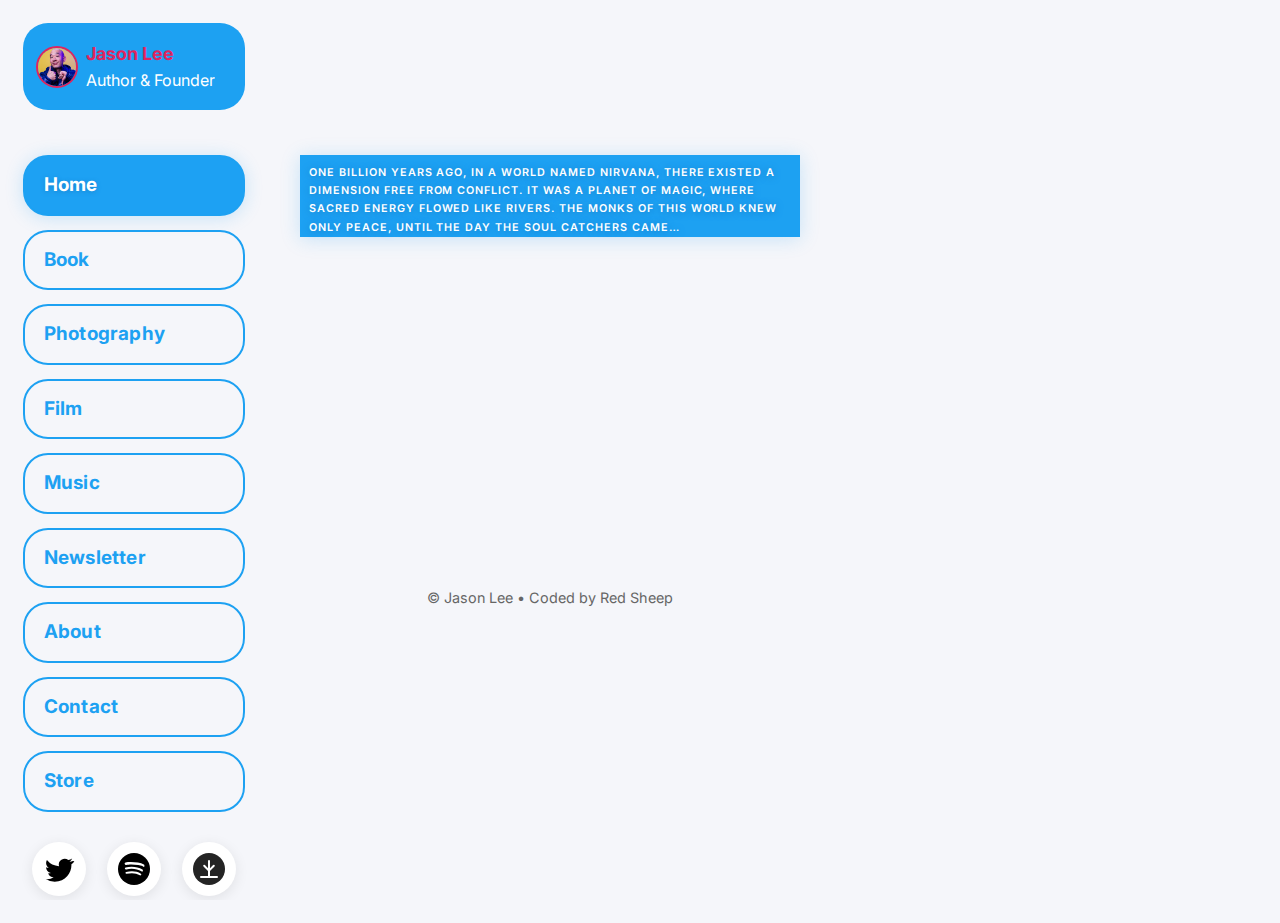
<file: index.html>
<!DOCTYPE html>
<html lang="en">
<head>
  <meta charset="UTF-8">
  <meta name="viewport" content="width=device-width, initial-scale=1.0">
  <title>Jason Lee | Author & Founder</title>
  <meta name="description" content="The official portfolio of Jason Lee — author, Founder, and visionary. Break the Matrix. Discover books, films, music, and powerful ideas about modern slavery, targeted individuals, and self-mastery.">
  <meta name="keywords" content="Jason Lee, modern slavery, self-mastery, targeted individuals, escape the matrix, author, portfolio, books, film, music, spiritual, thought leader, Earth Unhacked">
  <meta name="robots" content="index, follow">
  <link rel="canonical" href="https://jasonclee.net/" />
  <link rel="icon" type="image/png" href="images/jason-lee-favicon.png" />
  <!-- Open Graph -->
  <meta property="og:title" content="Jason Lee | Author & Founder" />
  <meta property="og:description" content="Break the Matrix. Explore books, films, music, and more from Jason Lee — the voice for sovereignty." />
  <meta property="og:image" content="https://jasonclee.net/images/jason-lee-photo.webp" />
  <meta property="og:url" content="https://jasonclee.net/" />
  <meta property="og:type" content="website" />
  <!-- Twitter Card -->
  <meta name="twitter:card" content="summary_large_image" />
  <meta name="twitter:title" content="Jason Lee | Author & Founder" />
  <meta name="twitter:description" content="Break the Matrix. Explore books, films, music, and more from Jason Lee — the voice for sovereignty." />
  <meta name="twitter:image" content="https://jasonclee.net/images/jason-lee-photo.webp" />
  <!-- Schema.org Person -->
  <script type="application/ld+json">
  {
    "@context": "https://schema.org",
    "@type": "Person",
    "name": "Jason Lee",
    "url": "https://jasonclee.net",
    "image": "https://jasonclee.net/images/jason-lee-photo.webp",
    "sameAs": [
      "https://twitter.com/GalacticMonk_",
      "https://open.spotify.com/artist/5LQ8FlYztEgc0HOCACJcje",
      "https://linktr.ee/GalacticMonk_"
    ],
    "jobTitle": "Author, Founder, Filmmaker, Musician, Photographer, Thought Leader",
    "description": "Jason Lee creates books, films, and music to help you break the Matrix and master yourself."
  }
  </script>
  <link href="https://fonts.googleapis.com/css2?family=Inter:wght@400;700;800&display=swap" rel="stylesheet">
  <link rel="stylesheet" href="https://cdnjs.cloudflare.com/ajax/libs/font-awesome/6.4.0/css/all.min.css" />
  <link rel="stylesheet" href="css/main.css">
</head>
<body>


  <!-- Mobile Profile Photo: always visible on mobile -->
  <div class="mobile-profile-photo">
    <img src="images/jason-lee-photo.webp" alt="Jason Lee" loading="lazy" />
  </div>

  <div id="sidebar"></div>
  <div id="sidebar-mobile"></div>

  <main class="main-content">
    <section class="portfolio-center" style="margin-top:7.3rem; display:flex; flex-direction:column; justify-content:flex-start; align-items:flex-start;">
      <div style="
        max-width: 500px;
        min-width: 250px;
        background: #1da1f2;
        border-radius: 0;
        box-shadow: 0 2px 18px #1da1f235;
        margin-left: 0;
        display: flex;
        align-items: flex-start;
        padding: 0;
        border: none;
        ">
        <span style="
          font-size: 0.6rem;
          color: #fff;
          letter-spacing: 0.09em;
          line-height: 1.7;
          font-weight: 600;
          opacity: 1;
          text-shadow: 0 1px 7px #187ec9;
          width: 100%;
          display: block;
          text-transform: uppercase;
          padding:.5rem .5rem 0 .5rem;
          text-align:left;
          ">
          ONE BILLION YEARS AGO, IN A WORLD NAMED NIRVANA, THERE EXISTED A DIMENSION FREE FROM CONFLICT. IT WAS A PLANET OF MAGIC, WHERE SACRED ENERGY FLOWED LIKE RIVERS. THE MONKS OF THIS WORLD KNEW ONLY PEACE, UNTIL THE DAY THE SOUL CATCHERS CAME…
        </span>
      </div>
      <div style="width:500px; max-width:98vw; margin-top: 1rem;">
        <iframe
          src="https://player.vimeo.com/video/1089219552?title=0&amp;byline=0&amp;portrait=0&amp;badge=0&amp;autopause=0&amp;player_id=0&amp;app_id=58479"
          width="500"
          height="282"
          style="border:0; border-radius:0; display:block; width:100%; aspect-ratio:16/9; max-width:100%;"
          frameborder="0"
          allow="autoplay; fullscreen; picture-in-picture; clipboard-write; encrypted-media"
          title="The Jason Lees Anime"
          allowfullscreen
        ></iframe>
      </div>
      <div class="copyright" style="width:500px; max-width:98vw; margin-top: 0rem; padding: 0.5rem 0; color: #666; text-align: center; font-size: 0.8rem;">
        <p>© <?php echo date('Y'); ?> Jason Lee • Coded by Red Sheep</p>
      </div>
    </section>
  </main>
  <script src="js/main.js"></script>
<script src="js/sidebar-loader.js?v=2"></script>
</body>
</html>
</file>
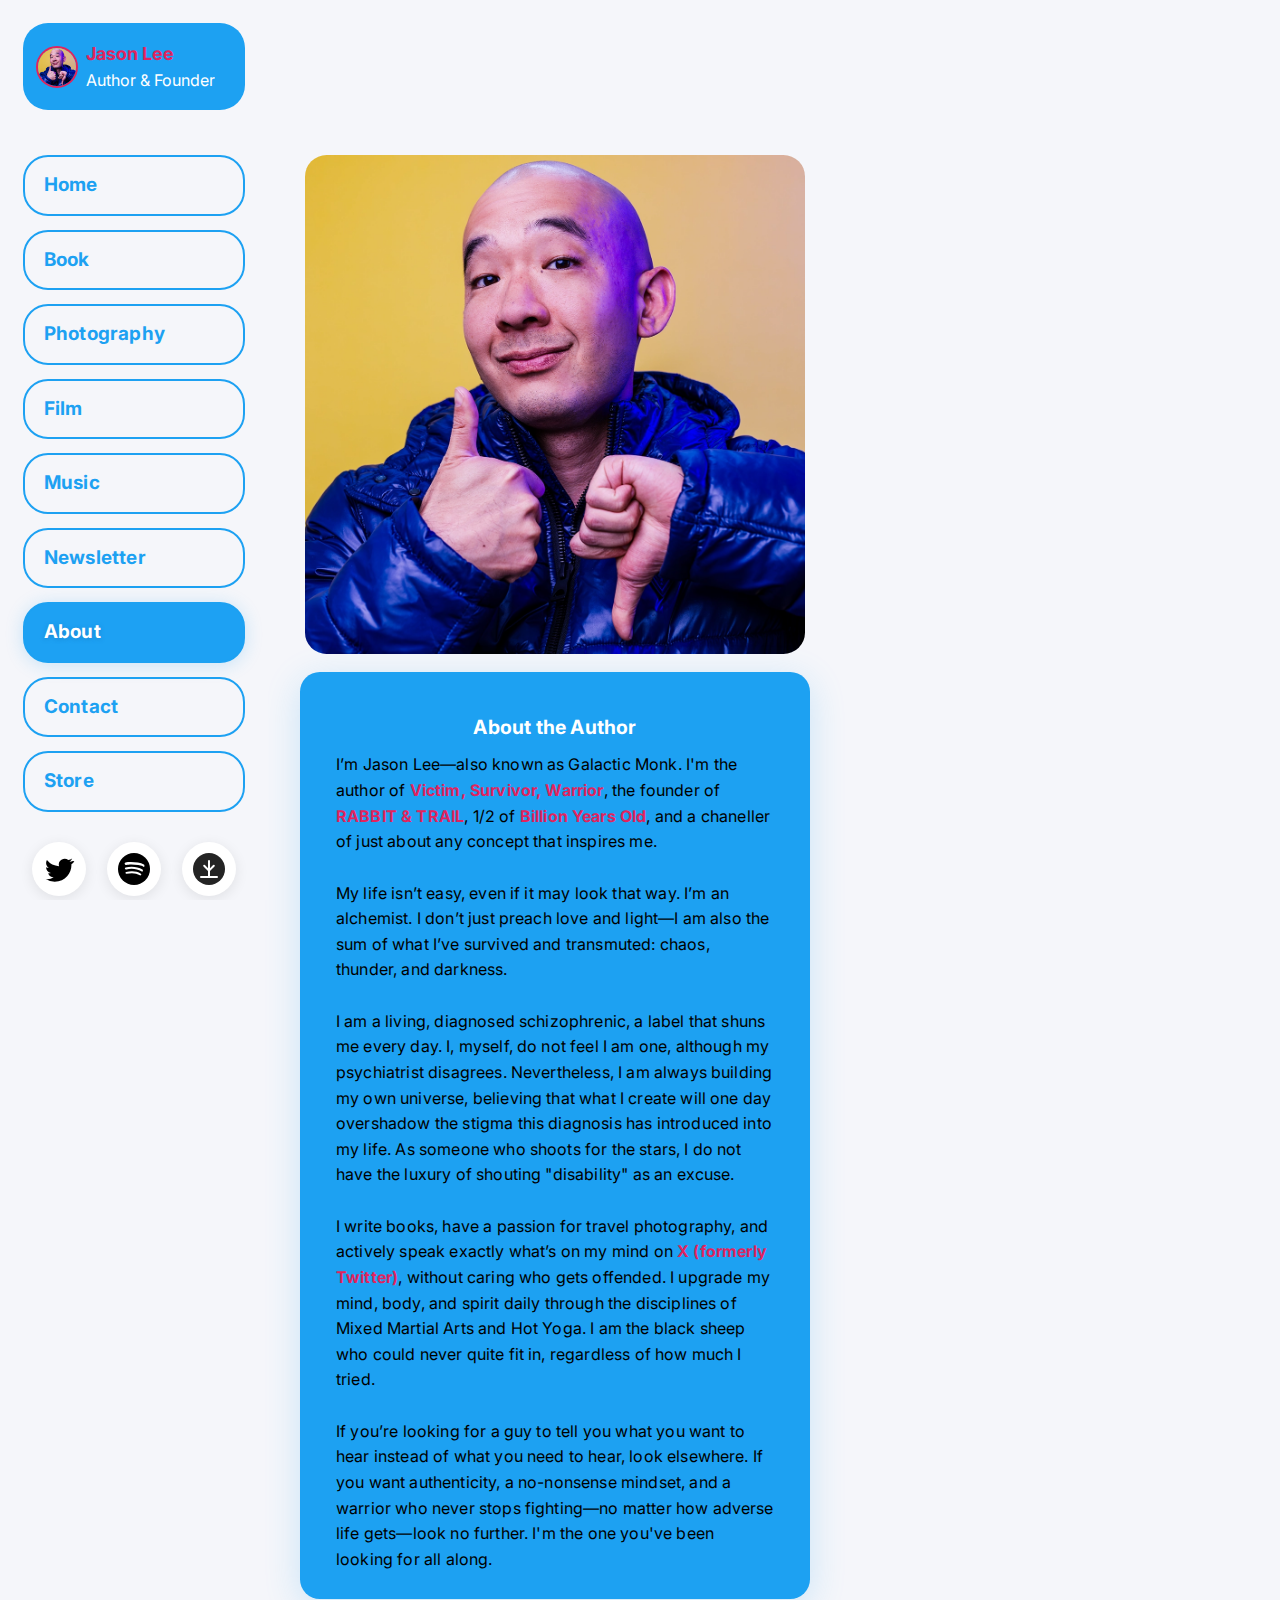
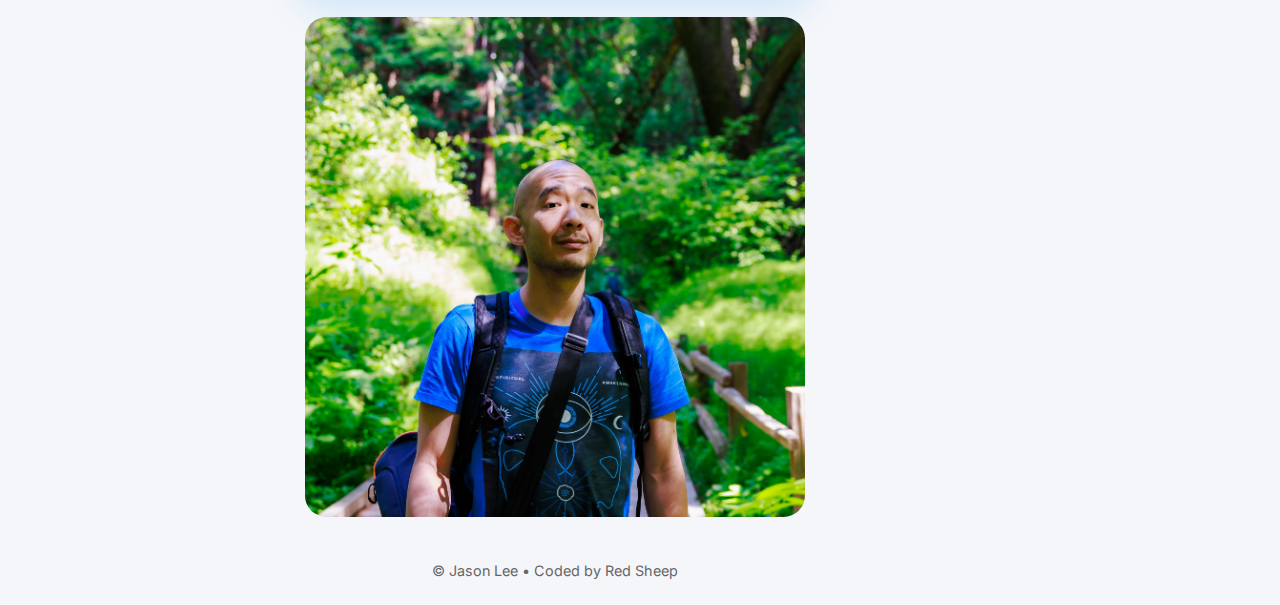
<file: about.html>
<!DOCTYPE html>
<html lang="en">
<head>
  <meta charset="UTF-8">
  <meta name="viewport" content="width=device-width, initial-scale=1.0">
  <title>About Jason Lee | Galactic Monk</title>
  <meta name="description" content="About Jason Lee — Author, Founder, and thought leader behind Earth Unhacked. Discover the mind, spirit, and journey of Galactic Monk." />
  <meta name="keywords" content="Jason Lee, Galactic Monk, about, author, Founder, Earth Unhacked, self-mastery, portfolio" />
  <meta name="robots" content="index, follow">
  <link rel="canonical" href="https://jasonclee.net/about.html" />
  <link rel="icon" type="image/png" href="images/jason-lee-favicon.png" />
  <!-- Open Graph -->
  <meta property="og:title" content="About Jason Lee | Galactic Monk" />
  <meta property="og:description" content="Who is Jason Lee? Learn about the author, Founder, and mind behind Earth Unhacked and Galactic Monk." />
  <meta property="og:image" content="https://jasonclee.net/images/jason-lee-photo.webp" />
  <meta property="og:url" content="https://jasonclee.net/about.html" />
  <meta property="og:type" content="profile" />
  <!-- Twitter Card -->
  <meta name="twitter:card" content="summary_large_image" />
  <meta name="twitter:title" content="About Jason Lee | Galactic Monk" />
  <meta name="twitter:description" content="Who is Jason Lee? Learn about the author, Founder, and mind behind Earth Unhacked and Galactic Monk." />
  <meta name="twitter:image" content="https://jasonclee.net/images/jason-lee-photo.webp" />
  <!-- Person Schema -->
  <script type="application/ld+json">
  {
    "@context": "https://schema.org",
    "@type": "Person",
    "name": "Jason Lee",
    "image": "https://jasonclee.net/images/jason-lee-photo.webp",
    "sameAs": [
      "https://x.com/galacticmonk",
      "https://victimsurvivorwarrior.com"
    ],
    "description": "Author, Founder, and thought leader behind Earth Unhacked. Mindset, sovereignty, and self-mastery."
  }
  </script>
  <link href="https://fonts.googleapis.com/css2?family=Inter:wght@400;700;800&display=swap" rel="stylesheet">
  <link rel="stylesheet" href="https://cdnjs.cloudflare.com/ajax/libs/font-awesome/6.4.0/css/all.min.css" />
  <link rel="stylesheet" href="css/main.css">
  
</head>
<body>
<div id="sidebar"></div>
<div id="sidebar-mobile"></div>

<!-- MOBILE PROFILE PHOTO BAR -->
<div class="mobile-profile-photo">
  <img src="images/jason-lee-photo.webp" alt="Jason Lee" loading="lazy" />
</div>

<main class="main-content">
  <section class="portfolio-center" style="margin-top:7.3rem; display:flex; flex-direction:column; align-items:center; gap:1rem;">
    <div style="width:100%; max-width:500px; margin:0 auto; display:flex; justify-content:left; align-items:center;">
      <img src="images/jason-lee-photo.webp" alt="Jason Lee Profile Photo"
           style="width:100%; height:100%; object-fit:cover; display:block; border-radius:1.2rem;" loading="lazy" />
    </div>
    <div class="about-author twitter-blue-card" style="border-radius: 1.1rem;">
      <h1 style="font-size:2.2rem; color: #fff !important; font-weight:800; margin-bottom:0.7rem; letter-spacing:0.01em;">About the Author</h1>
      <p style="font-size:1.14rem; line-height:1.7; color: #000; margin:0;">
        I’m Jason Lee—also known as Galactic Monk. I'm the author of <a href="https://victimsurvivorwarrior.com" target="_blank" rel="noopener" style="color: #e0245e; text-decoration: underline;">Victim, Survivor, Warrior</a>, the founder of <a href="https://rabbitandtrail.com" target="_blank" rel="noopener" style="color: #e0245e; text-decoration: underline;">RABBIT & TRAIL</a>, 1/2 of <a href="https://billionyearsold.com" target="_blank" rel="noopener" style="color: #e0245e; text-decoration: underline;">Billion Years Old</a>, and a chaneller of just about any concept that inspires me.<br><br>
        My life isn’t easy, even if it may look that way. I’m an alchemist. I don’t just preach love and light—I am also the sum of what I’ve survived and transmuted: chaos, thunder, and darkness.<br><br>
        I am a living, diagnosed schizophrenic, a label that shuns me every day. I, myself, do not feel I am one, although my psychiatrist disagrees. Nevertheless, I am always building my own universe, believing that what I create will one day overshadow the stigma this diagnosis has introduced into my life. As someone who shoots for the stars, I do not have the luxury of shouting "disability" as an excuse.<br><br>
        I write books, have a passion for travel photography, and actively speak exactly what’s on my mind on <a href="https://x.com/GalacticMonk_" target="_blank" rel="noopener" style="color: #e0245e; text-decoration: underline;">X (formerly Twitter)</a>, without caring who gets offended. I upgrade my mind, body, and spirit daily through the disciplines of Mixed Martial Arts and Hot Yoga. I am the black sheep who could never quite fit in, regardless of how much I tried.<br><br>
        If you’re looking for a guy to tell you what you want to hear instead of what you need to hear, look elsewhere. If you want authenticity, a no-nonsense mindset, and a warrior who never stops fighting—no matter how adverse life gets—look no further. I'm the one you've been looking for all along.
      </p>
    </div>
    <!-- Additional Author Portrait -->
    <div style="width:100%; max-width:500px; margin:0 auto; display:flex; justify-content:left; align-items:center;">
      <img src="images/jason-lee-muir-woods-photo.webp" alt="Jason Lee Portrait 2"
           style="width:100%; height:100%; object-fit:cover; display:block; border-radius:1.2rem;" loading="lazy" />
    </div>
    <div class="copyright" style="max-width: 500px; margin-left: auto; margin-right: auto; margin-top: 0rem; padding: 0.5rem 0; text-align: center; font-size: 0.8rem; color: #666;">
      <p>© <?php echo date('Y'); ?> Jason Lee • Coded by Red Sheep</p>
    </div>
  </section>
</main>

<script src="js/main.js"></script>
<script src="js/sidebar-loader.js?v=2"></script>
</body>
</html>
</file>
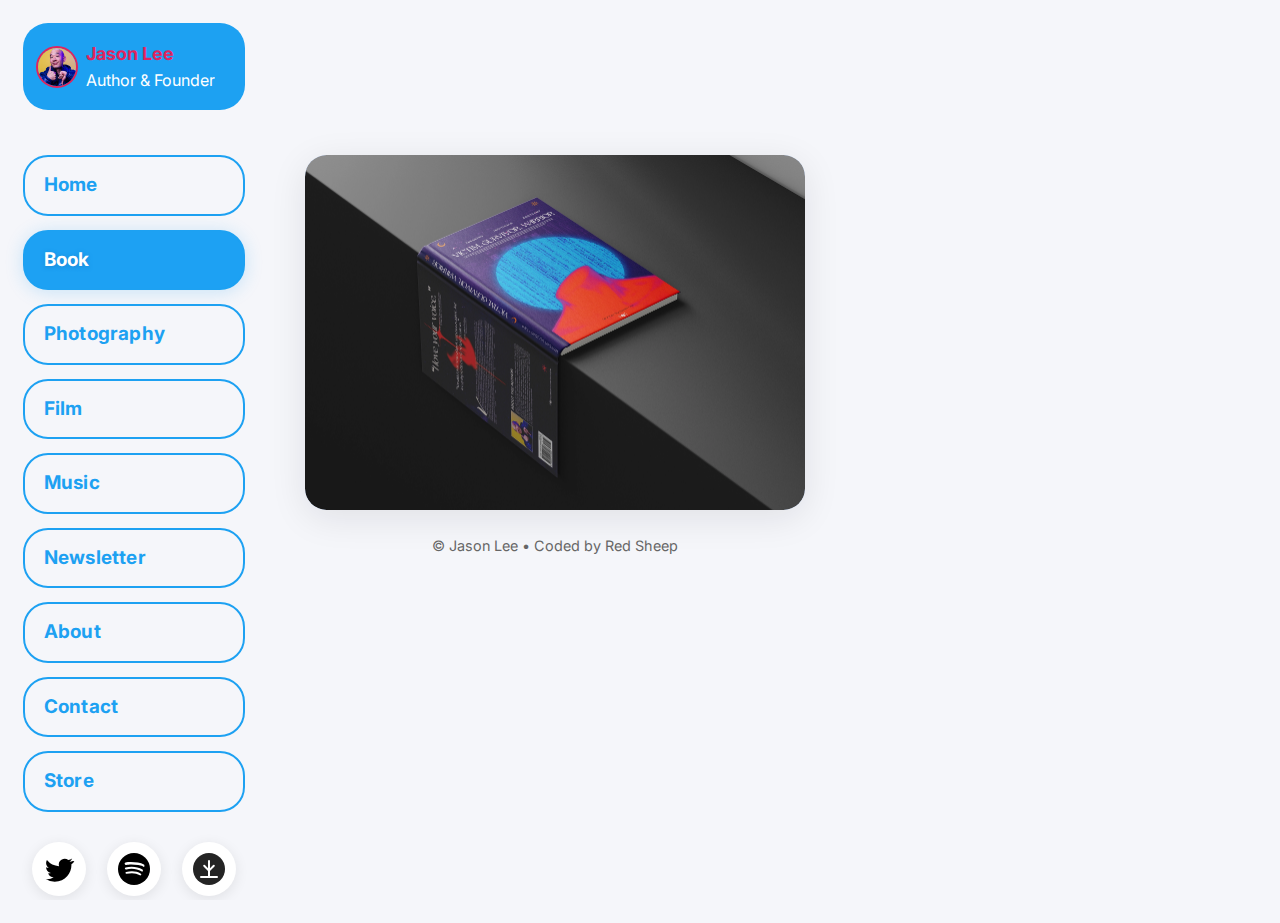
<file: book.html>
<!DOCTYPE html>
<html lang="en">
<head>
  <meta charset="UTF-8">
  <meta name="viewport" content="width=device-width, initial-scale=1.0">
  <title>Victim, Survivor, Warrior | Book by Jason Lee</title>
  <meta name="description" content="Victim, Survivor, Warrior — The Targeted Individuals Bootcamp manual by Jason Lee. Break mind control, reclaim sovereignty, and fight the Targeted Individuals Program.">
  <meta name="keywords" content="Victim Survivor Warrior, Jason Lee, targeted individuals, mind control, self-mastery, spiritual warfare, resilience, escape the matrix, book, Earth Unhacked">
  <meta name="robots" content="index, follow">
  <link rel="canonical" href="https://jasonclee.net/book.html" />
  <link rel="icon" type="image/png" href="images/jason-lee-favicon.png" />
  <!-- Open Graph -->
  <meta property="og:title" content="Victim, Survivor, Warrior | Book by Jason Lee" />
  <meta property="og:description" content="Victim, Survivor, Warrior — The bootcamp guide to fighting mind control and reclaiming sovereignty. Written by Jason Lee." />
  <meta property="og:image" content="https://jasonclee.net/images/book-cover-mockup.webp" />
  <meta property="og:url" content="https://jasonclee.net/book.html" />
  <meta property="og:type" content="book" />
  <!-- Twitter Card -->
  <meta name="twitter:card" content="summary_large_image" />
  <meta name="twitter:title" content="Victim, Survivor, Warrior | Book by Jason Lee" />
  <meta name="twitter:description" content="Discover the Targeted Individuals Bootcamp manual for sovereignty and resilience. Victim, Survivor, Warrior is the guide for Targeted Individuals, by Jason Lee." />
  <meta name="twitter:image" content="https://jasonclee.net/images/book-cover-mockup.webp" />
  <!-- Book Schema -->
  <script type="application/ld+json">
  {
    "@context": "https://schema.org",
    "@type": "Book",
    "name": "Victim, Survivor, Warrior",
    "image": "https://jasonclee.net/images/book-cover-mockup.webp",
    "author": {
      "@type": "Person",
      "name": "Jason Lee",
      "url": "https://jasonclee.net"
    },
    "publisher": {
      "@type": "Organization",
      "name": "Earth Unhacked"
    },
    "description": "Victim, Survivor, Warrior — the Targeted Individuals Bootcamp combat manual. Insights and strategies to break mind control, reclaim sovereignty, and fight back.",
    "url": "https://jasonclee.net/book.html"
  }
  </script>
  <link href="https://fonts.googleapis.com/css2?family=Inter:wght@400;700;800&display=swap" rel="stylesheet">
  <link rel="stylesheet" href="https://cdnjs.cloudflare.com/ajax/libs/font-awesome/6.4.0/css/all.min.css" />
  <link rel="stylesheet" href="css/main.css">
</head>
<body>
<div id="sidebar"></div>
<div id="sidebar-mobile"></div>
<!-- MOBILE PROFILE PHOTO BAR -->
<div class="mobile-profile-photo">
  <img src="images/jason-lee-photo.webp" alt="Jason Lee" loading="lazy" />
</div>
  <main class="main-content">
    <section class="portfolio-center" style="margin-top:7.3rem; display:flex; flex-direction:column; align-items:center; gap:2.2rem;">
     <div style="width:100%; max-width:500px; margin:0 auto;">
       <div style="display:flex; justify-content:left; align-items:center;">
         <a href="https://victimsurvivorwarrior.com" target="_blank" rel="noopener"
            style="display:block; width:100%; max-width:98vw; background:#b5c7e3; border-radius:1.2rem; box-shadow:0 8px 36px #181a1d18; overflow:hidden; transition:transform 0.14s,box-shadow 0.14s;">
           <img src="images/victim-survivor-warrior-book-cover-mockup.webp" alt="Victim, Survivor, Warrior Book Cover"
                style="width:100%; height:auto; object-fit:contain; display:block; border-radius:1.2rem;" loading="lazy" />
         </a>
       </div>
       <div class="copyright" style="max-width: 500px; margin-left: auto; margin-right: auto; margin-top: 0rem; padding: 0.5rem 0; text-align: center; font-size: 0.8rem; color: #666;">
         <p>© <?php echo date('Y'); ?> Jason Lee • Coded by Red Sheep</p>
       </div>
     </div>
 </section>

  </main>
  <script src="js/main.js"></script>
<script src="js/sidebar-loader.js?v=2"></script>
</body>
</html>
</file>
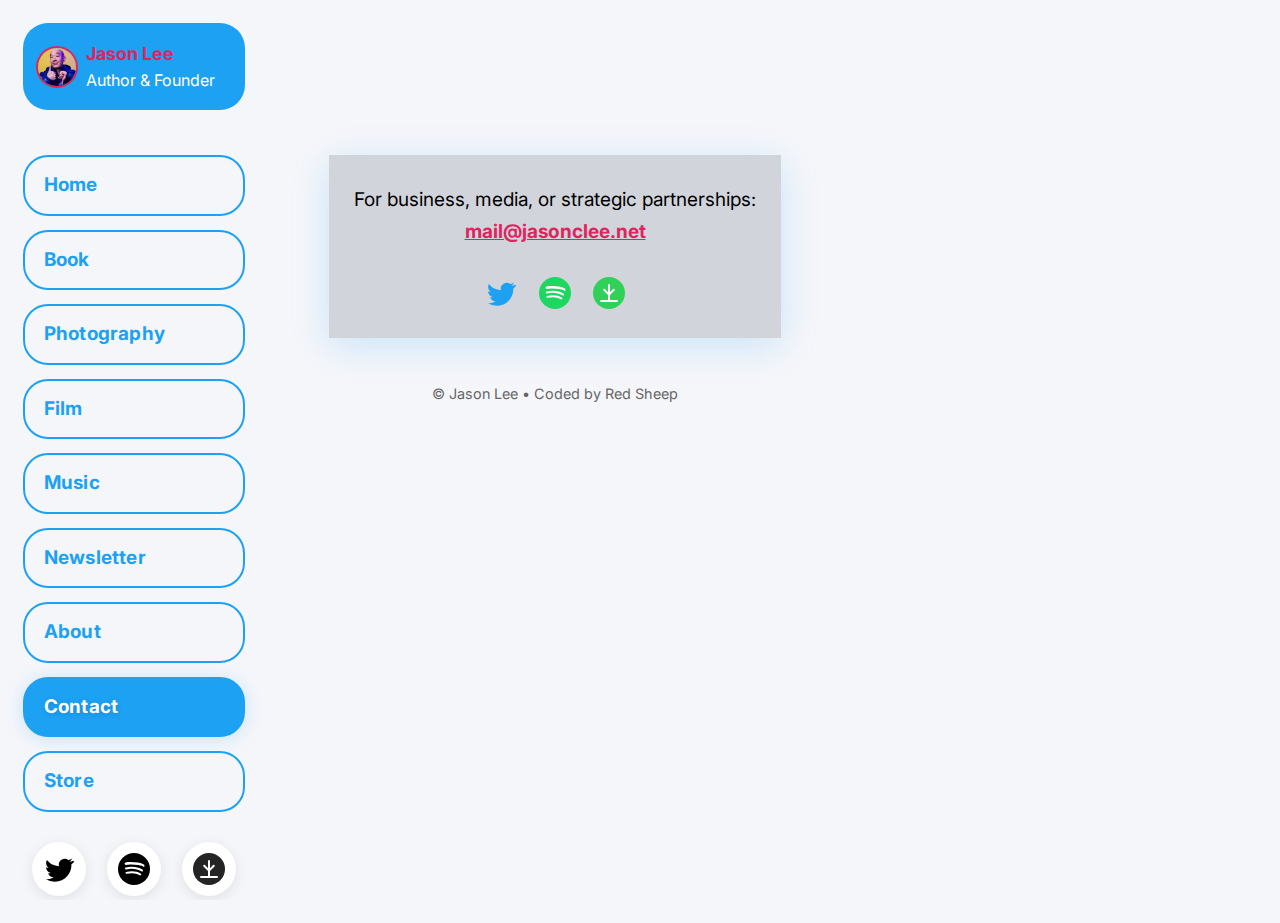
<file: contact.html>
<!DOCTYPE html>
<html lang="en">
<head>
  <meta charset="UTF-8">
  <meta name="viewport" content="width=device-width, initial-scale=1.0">
  <title>Contact Jason Lee | Business & Media Inquiries</title>
  <meta name="description" content="Contact Jason Lee directly for business opportunities, media requests, partnerships, and speaking engagements. Connect with the Founder of Earth Unhacked, books, music, and more.">
  <meta name="keywords" content="Jason Lee, contact, email, business, media, partnership, speaking, author, Founder, Earth Unhacked, self-mastery, thought leader">
  <meta name="robots" content="index, follow">
  <link rel="canonical" href="https://jasonclee.net/contact.html" />
  <link rel="icon" type="image/png" href="images/jason-lee-favicon.png" />

  <!-- Open Graph / Facebook -->
  <meta property="og:title" content="Contact Jason Lee | Business & Media Inquiries" />
  <meta property="og:description" content="Get in touch with Jason Lee for collaborations, business proposals, media requests, or to connect directly." />
  <meta property="og:image" content="https://jasonclee.net/images/jason-lee-photo.webp" />
  <meta property="og:url" content="https://jasonclee.net/contact.html" />
  <meta property="og:type" content="website" />

  <!-- Twitter Card -->
  <meta name="twitter:card" content="summary_large_image" />
  <meta name="twitter:title" content="Contact Jason Lee | Business & Media Inquiries" />
  <meta name="twitter:description" content="Reach out for media, business, or partnership opportunities with Jason Lee." />
  <meta name="twitter:image" content="https://jasonclee.net/images/jason-lee-photo.webp" />

  <!-- Schema.org for Contact Page -->
  <script type="application/ld+json">
  {
    "@context": "https://schema.org",
    "@type": "ContactPage",
    "url": "https://jasonclee.net/contact.html",
    "mainEntity": {
      "@type": "Person",
      "name": "Jason Lee",
      "email": "mailto:jason@jasonclee.net",
      "sameAs": [
        "https://twitter.com/GalacticMonk_",
        "https://open.spotify.com/artist/5LQ8FlYztEgc0HOCACJcje?si=7YRySHhrT322Gwpk_yh3Eg",
        "https://linktr.ee/GalacticMonk_"
      ]
    }
  }
  </script>

  <link href="https://fonts.googleapis.com/css2?family=Inter:wght@400;700;800&display=swap" rel="stylesheet">
  <link rel="stylesheet" href="https://cdnjs.cloudflare.com/ajax/libs/font-awesome/6.4.0/css/all.min.css" />
  <link rel="stylesheet" href="css/main.css">
</head>
<body>
<div id="sidebar"></div>
<div id="sidebar-mobile"></div>
<!-- MOBILE PROFILE PHOTO BAR -->
<div class="mobile-profile-photo">
  <img src="images/jason-lee-photo.webp" alt="Jason Lee" loading="lazy" />
</div>
<main class="main-content">
  <section class="portfolio-center" style="margin-top:7.3rem; display:flex; flex-direction:column; align-items:center; gap:1.111rem;">
   <div class="contact-card twitter-blue-card">
      <p style="font-size:1.06rem; color:#242424; text-align:center; margin-bottom:1.111rem;">
        For business, media, or strategic partnerships:<br>
        <a href="mailto:mail@jasonclee.net" style="color:#1b1b32; font-weight:700; word-break:break-all;">mail@jasonclee.net</a>
      </p>
      <div style="display:flex; justify-content:center; gap:1.2rem; margin-top:0.5rem;">
        <!-- Twitter Brand Blue -->
        <a href="https://twitter.com/GalacticMonk_" target="_blank" rel="noopener" aria-label="Twitter" style="display:flex;align-items:center;">
          <svg viewBox="0 0 24 24" fill="#1da1f2" xmlns="http://www.w3.org/2000/svg" width="32" height="32">
            <title>Twitter</title>
            <path d="M22.46 5.924c-.793.353-1.647.593-2.544.7a4.415 4.415 0 001.95-2.425c-.869.516-1.833.89-2.861 1.092A4.406 4.406 0 0012 9.868a12.49 12.49 0 01-9.066-4.6c-.382.656-.602 1.423-.602 2.237 0 1.543.785 2.904 1.978 3.704-.728-.022-1.413-.223-2.013-.557v.056c0 2.155 1.534 3.953 3.57 4.36-.374.101-.768.155-1.175.155-.287 0-.563-.027-.833-.08.564 1.763 2.199 3.047 4.136 3.08A8.849 8.849 0 012 19.543a12.48 12.48 0 006.76 1.983c8.12 0 12.569-6.726 12.569-12.569 0-.192-.004-.384-.013-.574a8.958 8.958 0 002.207-2.278z"/>
          </svg>
        </a>
        <!-- Spotify Brand Green -->
        <a href="https://open.spotify.com/artist/5LQ8FlYztEgc0HOCACJcje?si=7YRySHhrT322Gwpk_yh3Eg" target="_blank" rel="noopener" aria-label="Spotify" style="display:flex;align-items:center;">
          <svg xmlns="http://www.w3.org/2000/svg" viewBox="0 0 168 168" width="32" height="32" aria-label="Spotify">
            <title>Spotify</title>
            <circle fill="#1ed760" cx="84" cy="84" r="84"/>
            <path fill="#fff" d="M121.5 115.1c-1.4 2.3-4.5 3.1-6.8 1.7-18.7-11.4-42.2-13.9-69.8-7.5-2.6.6-5.2-1.1-5.8-3.7-.6-2.6 1.1-5.2 3.7-5.8 30.2-6.9 56.6-4 77.2 8.7 2.3 1.4 3.1 4.5 1.7 6.6zm9.8-20.9c-1.8 2.8-5.6 3.7-8.4 1.9-21.4-13-54.1-16.8-79.4-9.1-3.1.9-6.3-.8-7.2-3.9-.9-3.1.8-6.3 3.9-7.2 28.6-8.4 63.7-4.3 87.9 10.3 2.8 1.8 3.7 5.6 1.9 8zm10.1-21.2C109.5 59.6 61.1 58 43.6 63c-3.6 1-7.4-1-8.4-4.6-1-3.6 1-7.4 4.6-8.4C60.6 45.4 113 47 135.7 60.7c3.2 2 4.1 6.2 2 9.3-2 3.1-6.1 4-9.2 2.2z"/>
          </svg>
        </a>
        <!-- Linktree Brand Green -->
        <a href="https://linktr.ee/GalacticMonk_" target="_blank" rel="noopener" aria-label="Linktree" style="display:flex;align-items:center;">
          <svg width="32" height="32" viewBox="0 0 32 32" fill="none" aria-hidden="true" xmlns="http://www.w3.org/2000/svg">
            <circle cx="16" cy="16" r="16" fill="#30D158"/>
            <g stroke="#fff" stroke-width="2" stroke-linecap="round">
              <path d="M16 8v16"/>
              <path d="M11.2 12.8 16 17.6l4.8-4.8"/>
              <path d="M8 24h16"/>
            </g>
          </svg>
        </a>
      </div>
    </div>
    <div class="copyright" style="max-width: 500px; margin-left: auto; margin-right: auto; margin-top: 0rem; padding: 0.5rem 0; text-align: center; font-size: 0.8rem; color: #666;">
      <p>© <?php echo date('Y'); ?> Jason Lee • Coded by Red Sheep</p>
    </div>
  </section>
</main>

  <script src="js/main.js"></script>
<script src="js/sidebar-loader.js?v=2"></script>
</body>
</html>
</file>
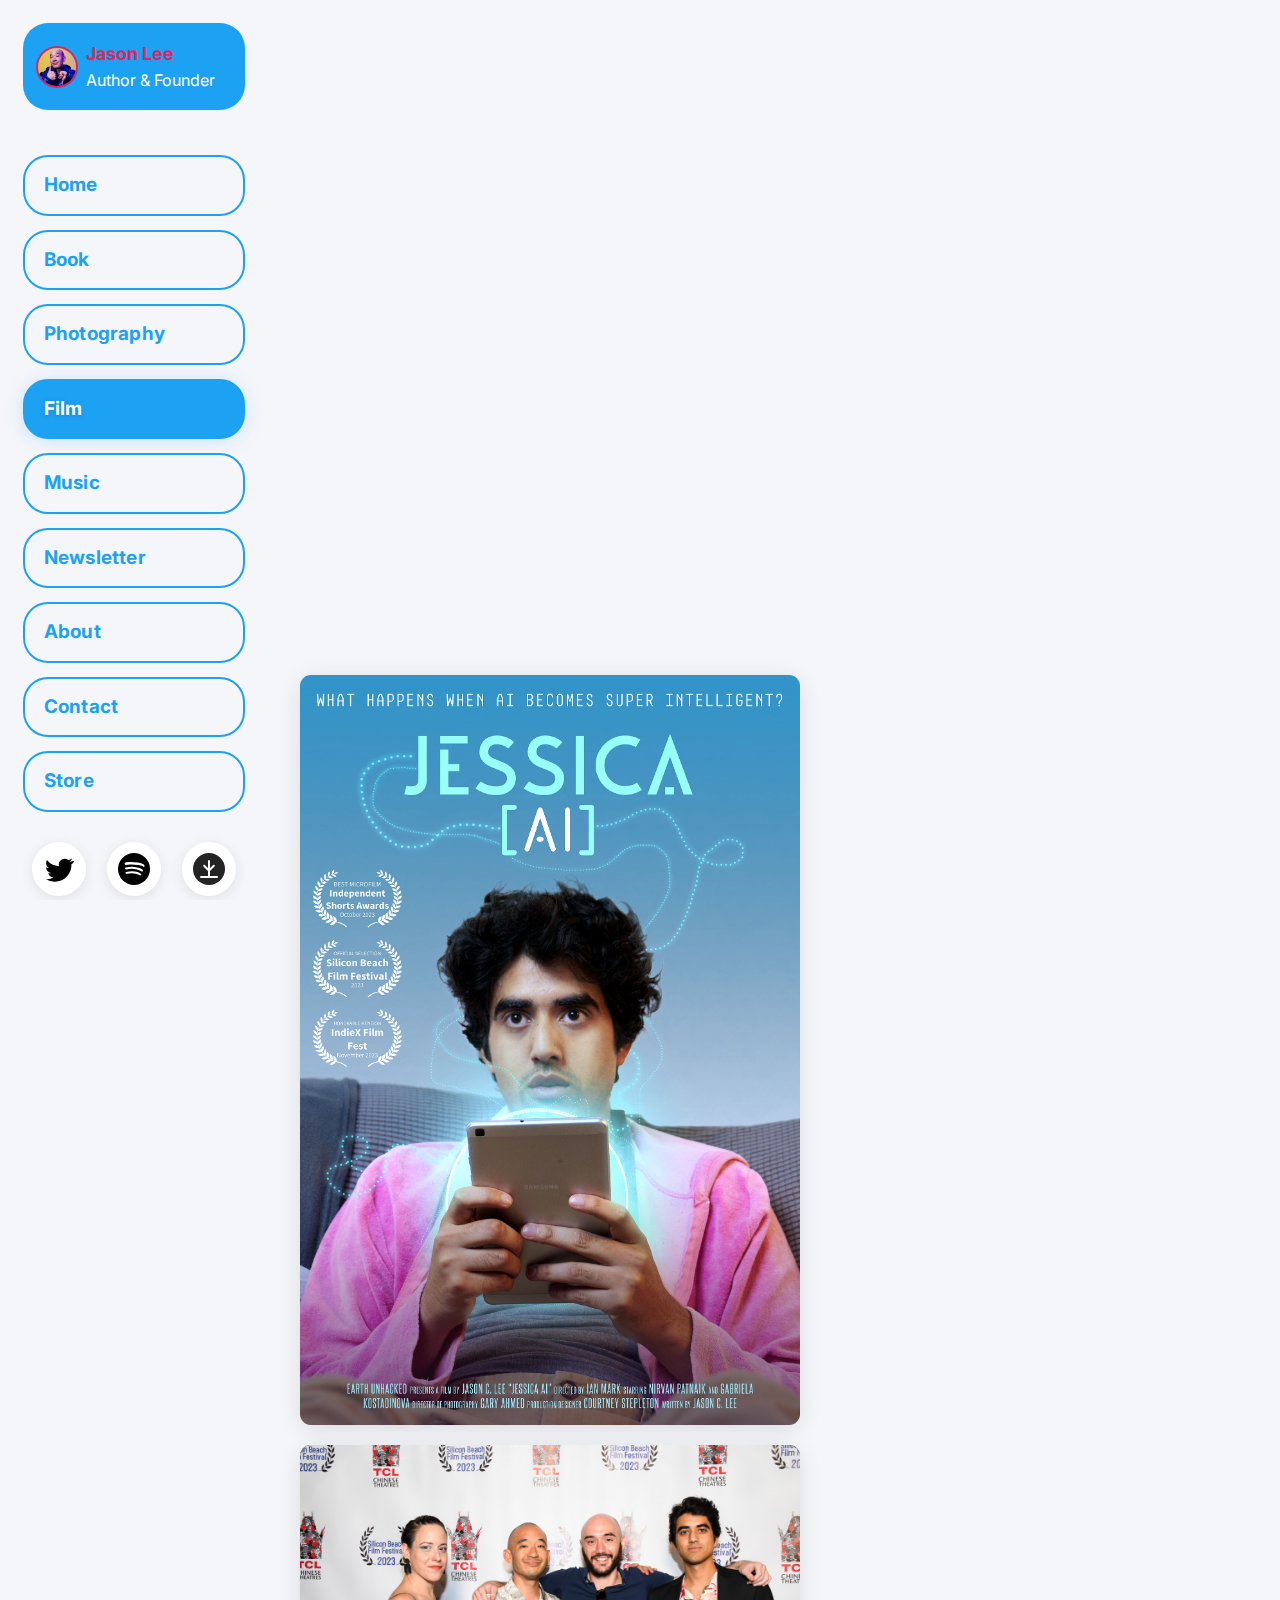
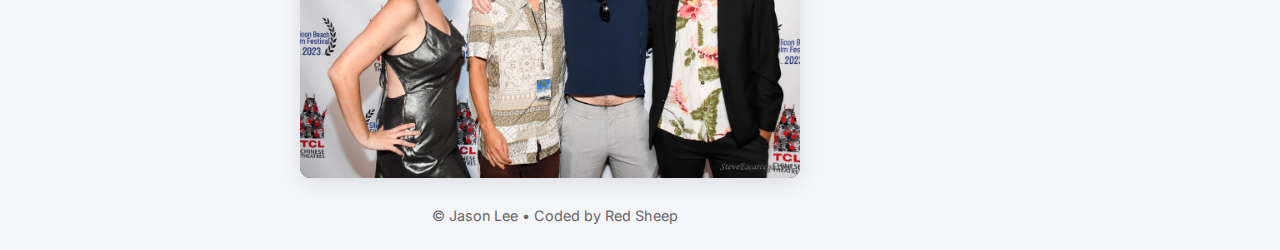
<file: film.html>
<!DOCTYPE html>
<html lang="en">
<head>
  <meta charset="UTF-8">
  <meta name="viewport" content="width=device-width, initial-scale=1.0">
  <title>Jason Lee | Film & Video Portfolio</title>
  <meta name="description" content="Watch original films and videos by Jason Lee — visionary director, author, and Founder. Explore independent cinema, new media, and short films.">
  <meta name="keywords" content="Jason Lee, film, video, director, short film, portfolio, cinema, music video, independent film, filmmaker, Founder">
  <meta name="robots" content="index, follow">
  <link rel="canonical" href="https://jasonclee.net/film.html" />
  <link rel="icon" type="image/png" href="images/jason-lee-favicon.png" />

  <!-- Open Graph -->
  <meta property="og:title" content="Jason Lee | Film & Video Portfolio" />
  <meta property="og:description" content="Watch original films and videos by Jason Lee — indie cinema, new media, and more." />
  <meta property="og:image" content="https://jasonclee.net/images/jason-lee-photo.webp" />
  <meta property="og:url" content="https://jasonclee.net/film.html" />
  <meta property="og:type" content="video.other" />

  <!-- Twitter Card -->
  <meta name="twitter:card" content="player" />
  <meta name="twitter:title" content="Jason Lee | Film & Video Portfolio" />
  <meta name="twitter:description" content="Films and videos by Jason Lee. Explore indie film and new media projects." />
  <meta name="twitter:image" content="https://jasonclee.net/images/jason-lee-photo.webp" />
  <!-- Optionally, you can add a player card for Twitter using their API if you wish -->

  <!-- Schema.org VideoObject (for first video) -->
  <script type="application/ld+json">
{
  "@context": "https://schema.org",
  "@type": "VideoObject",
  "name": "ILLUSION OF CHOICE",
  "description": "ILLUSION OF CHOICE - an original film by Jason Lee.",
  "thumbnailUrl": "https://jasonclee.net/images/jason-lee-photo.webp",
  "uploadDate": "2024-06-01T09:00:00-07:00",
  "duration": "PT3M12S",
  "embedUrl": "https://player.vimeo.com/video/1089326710",
  "publisher": {
    "@type": "Organization",
    "name": "Jason Lee",
    "logo": {
      "@type": "ImageObject",
      "url": "https://jasonclee.net/images/jason-lee-photo.webp"
    }
  }
}
</script>

  <link href="https://fonts.googleapis.com/css2?family=Inter:wght@400;700;800&display=swap" rel="stylesheet">
  <link rel="stylesheet" href="https://cdnjs.cloudflare.com/ajax/libs/font-awesome/6.4.0/css/all.min.css" />
  <link rel="stylesheet" href="css/main.css">
</head>
<body>
  <div id="sidebar"></div>
<div id="sidebar-mobile"></div>
<!-- MOBILE PROFILE PHOTO BAR -->
<div class="mobile-profile-photo">
  <img src="images/jason-lee-photo.webp" alt="Jason Lee" loading="lazy" />
</div>
  <main class="main-content">
   <section class="portfolio-center" style="margin-top:7.3rem; display:flex; flex-direction:column; justify-content:flex-start; align-items:flex-start; gap:0.1111rem;">

    <!-- Vimeo: Square 1:1 Embed -->
    <div style="width:500px; max-width:98vw;">
      <div style="padding:100% 0 0 0;position:relative;">
        <iframe src="https://player.vimeo.com/video/1089326710?badge=0&amp;autopause=0&amp;player_id=0&amp;app_id=58479"
          frameborder="0"
          allow="autoplay; fullscreen; picture-in-picture; clipboard-write; encrypted-media"
          style="position:absolute;top:0;left:0;width:100%;height:100%;"
          title="ILLUSION OF CHOICE"></iframe>
      </div>
      <script src="https://player.vimeo.com/api/player.js"></script>
    </div>
<!-- Poster Image (Full Aspect Ratio, Responsive) -->
<div style="width:500px; max-width:98vw; margin-top:18px; display:flex; justify-content:center; align-items:center;">
  <img 
    src="images/jessica-ai-poster.webp" 
    alt="Short Film Poster for Jessica AI" 
    style="max-width:100%; height:auto; display:block; border-radius:11px; box-shadow:0 4px 22px rgba(0,0,0,0.11); background:#181a1d;"
    loading="lazy"
  >
</div>
<!-- Silicon Beach Film Festival -->
<div style="width:500px; max-width:98vw; margin-top:18px; display:flex; justify-content:center; align-items:center;">
  <img 
    src="images/silicon-beach-film-festival.jpeg" 
    alt="Silicon Beach Film Festival for Jessica AI" 
    style="max-width:100%; height:auto; display:block; border-radius:11px; box-shadow:0 4px 22px rgba(0,0,0,0.11); background:#181a1d;"
    loading="lazy" w>
</div>

     </div>
     <div class="copyright" style="max-width: 500px; margin-left: auto; margin-right: auto; margin-top: 0rem; padding: 0.5rem 0; text-align: center; font-size: 0.8rem; color: #666;">
       <p>© <?php echo date('Y'); ?> Jason Lee • Coded by Red Sheep</p>
     </div>
   </section>
   </main>
  <script src="js/main.js"></script>
<script src="js/sidebar-loader.js?v=2"></script>
</body>
</html>
</file>
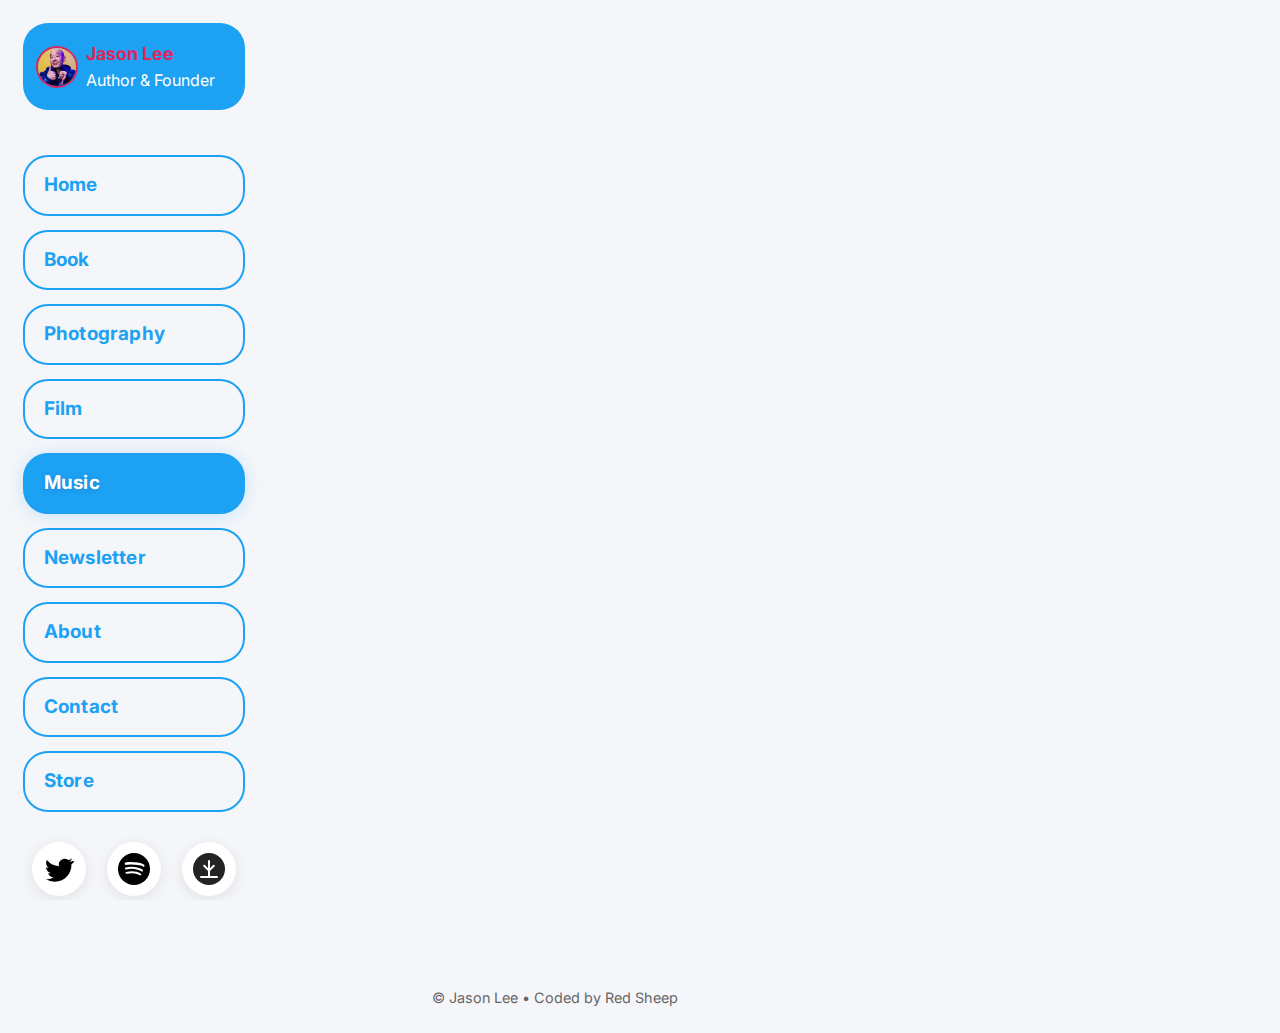
<file: music.html>
<!DOCTYPE html>
<html lang="en">
<head>
  <meta charset="UTF-8">
  <meta name="viewport" content="width=device-width, initial-scale=1.0">
  <title>Jason Lee | Music & Audio Portfolio</title>
  <meta name="description" content="Listen to music by Jason Lee — artist, Founder, and thought leader. Stream original songs and collaborations on Spotify.">
  <meta name="keywords" content="Jason Lee, music, Spotify, rap, hip-hop, audio, portfolio, artist, Founder, collaborations, streaming, original music">
  <meta name="robots" content="index, follow">
  <link rel="canonical" href="https://jasonclee.net/music.html" />
  <link rel="icon" type="image/png" href="images/jason-lee-favicon.png" />

  <!-- Open Graph -->
  <meta property="og:title" content="Jason Lee | Music & Audio Portfolio" />
  <meta property="og:description" content="Stream original music, collaborations, and audio projects by Jason Lee on Spotify." />
  <meta property="og:image" content="https://jasonclee.net/images/jason-lee-photo.webp" />
  <meta property="og:url" content="https://jasonclee.net/music.html" />
  <meta property="og:type" content="music.album" />

  <!-- Twitter Card -->
  <meta name="twitter:card" content="summary_large_image" />
  <meta name="twitter:title" content="Jason Lee | Music & Audio Portfolio" />
  <meta name="twitter:description" content="Listen to original music by Jason Lee. Stream on Spotify." />
  <meta name="twitter:image" content="https://jasonclee.net/images/jason-lee-photo.webp" />

  <!-- Schema.org MusicGroup -->
  <script type="application/ld+json">
  {
    "@context": "https://schema.org",
    "@type": "MusicGroup",
    "name": "Jason Lee",
    "url": "https://jasonclee.net/music.html",
    "image": "https://jasonclee.net/images/jason-lee-photo.webp",
    "sameAs": [
      "https://open.spotify.com/artist/5LQ8FlYztEgc0HOCACJcje",
      "https://twitter.com/GalacticMonk_"
    ]
  }
  </script>

  <link href="https://fonts.googleapis.com/css2?family=Inter:wght@400;700;800&display=swap" rel="stylesheet">
  <link rel="stylesheet" href="https://cdnjs.cloudflare.com/ajax/libs/font-awesome/6.4.0/css/all.min.css" />
  <link rel="stylesheet" href="css/main.css">
</head>
<body>
 <div id="sidebar"></div>
<div id="sidebar-mobile"></div>
<!-- MOBILE PROFILE PHOTO BAR -->
<div class="mobile-profile-photo">
  <img src="images/jason-lee-photo.webp" alt="Jason Lee" loading="lazy" />
</div>
 <main class="main-content">
  <section class="portfolio-center" style="margin-top:7.3rem; display:flex; flex-direction:column; align-items:center; gap:2.4rem;">
    <div style="width:100%; max-width:500px; margin:0 auto;">
      <!-- Main Artist Spotify embed -->
      <iframe style="border-radius:12px" src="https://open.spotify.com/embed/artist/5LQ8FlYztEgc0HOCACJcje?utm_source=generator" width="100%" height="352" frameBorder="0" allowfullscreen="" allow="autoplay; clipboard-write; encrypted-media; fullscreen; picture-in-picture" loading="lazy"></iframe>
    </div>
    <div style="width:100%; max-width:500px; margin:0 auto;">
      <!-- Side Group Spotify embed -->
      <iframe style="border-radius:12px" src="https://open.spotify.com/embed/artist/2EpdFJlj2LD9ZuFoRLwkyE?utm_source=generator" width="100%" height="352" frameBorder="0" allowfullscreen="" allow="autoplay; clipboard-write; encrypted-media; fullscreen; picture-in-picture" loading="lazy"></iframe>
    </div>
    <div class="copyright" style="max-width: 500px; margin-left: auto; margin-right: auto; margin-top: 0rem; padding: 0.5rem 0; text-align: center; font-size: 0.8rem; color: #666;">
      <p>© <?php echo date('Y'); ?> Jason Lee • Coded by Red Sheep</p>
    </div>
  </section>
</main>


  <script src="js/main.js"></script>
<script src="js/sidebar-loader.js?v=2"></script>
</body>
</html>
</file>
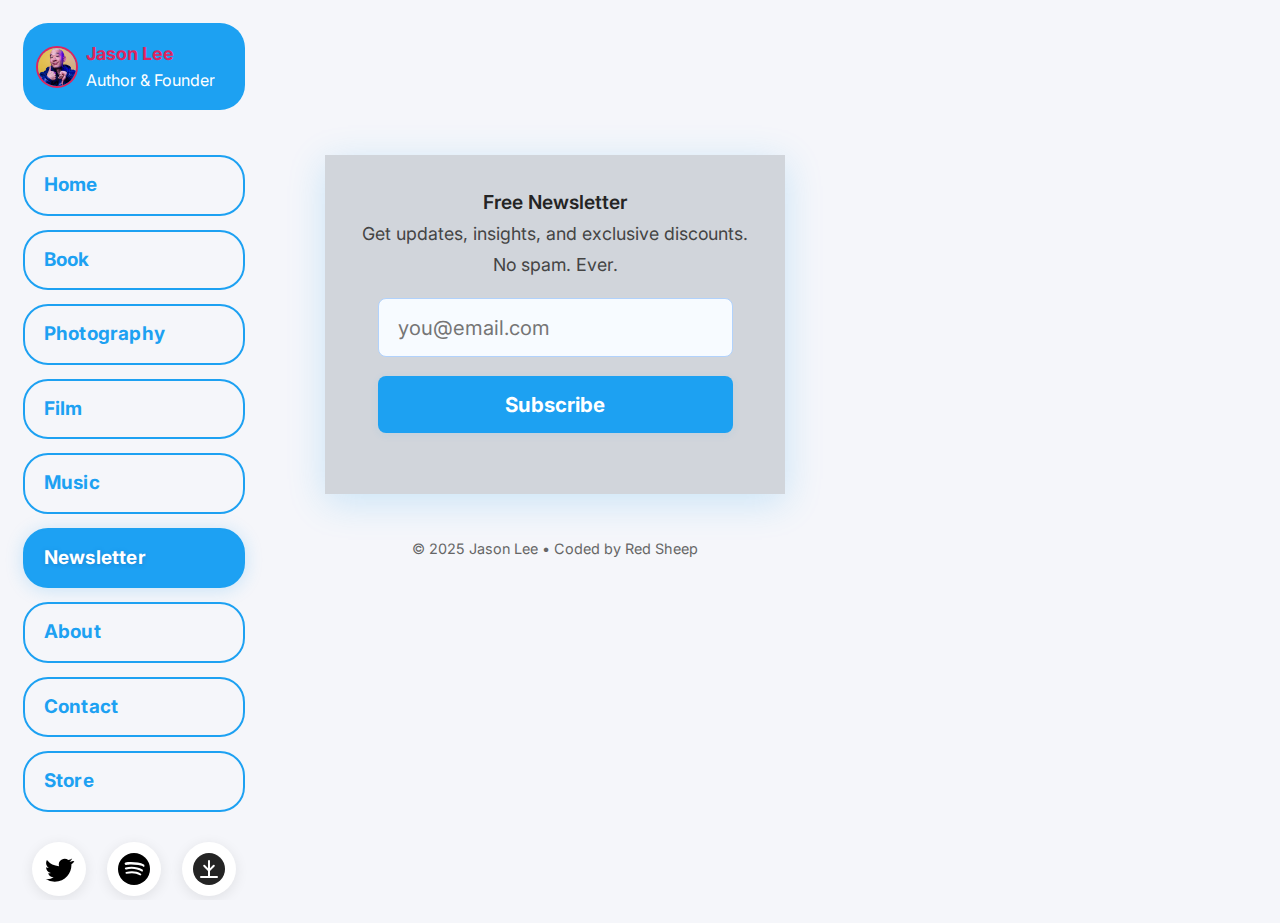
<file: newsletter.html>
<!DOCTYPE html>
<html lang="en">
<head>
  <meta charset="UTF-8">
  <meta name="viewport" content="width=device-width, initial-scale=1.0">
  <title>Subscribe to the Jason Lee Newsletter</title>
  <meta name="description" content="Join the Jason Lee newsletter for direct updates, insights, and exclusive discounts. Stay connected where the algorithm cannot censor.">
  <meta name="keywords" content="Jason Lee, newsletter, email, updates, exclusive, insights, discounts, portfolio, clothing, drops, books, film, music, self-mastery, sovereignty">
  <meta name="robots" content="index, follow">
  <link rel="canonical" href="https://jasonclee.net/newsletter.html" />
  <link rel="icon" type="image/png" href="images/jason-lee-favicon.png" />

  <!-- Open Graph / Facebook -->
  <meta property="og:title" content="Subscribe to the Jason Lee Newsletter" />
  <meta property="og:description" content="Sign up for exclusive content, insights, and updates directly from Jason Lee." />
  <meta property="og:image" content="https://jasonclee.net/images/jason-lee-photo.webp" />
  <meta property="og:url" content="https://jasonclee.net/newsletter.html" />
  <meta property="og:type" content="website" />

  <!-- Twitter Card -->
  <meta name="twitter:card" content="summary_large_image" />
  <meta name="twitter:title" content="Subscribe to the Jason Lee Newsletter" />
  <meta name="twitter:description" content="Direct email updates from Jason Lee: music, books, self-mastery, no algorithm." />
  <meta name="twitter:image" content="https://jasonclee.net/images/jason-lee-photo.webp" />

  <!-- Schema.org for Newsletter -->
  <script type="application/ld+json">
  {
    "@context": "https://schema.org",
    "@type": "WebPage",
    "name": "Jason Lee Newsletter",
    "description": "Sign up for Jason Lee’s email newsletter. Exclusive content, updates, and more."
  }
  </script>

  <link href="https://fonts.googleapis.com/css2?family=Inter:wght@400;700;800&display=swap" rel="stylesheet">
  <link rel="stylesheet" href="css/main.css">
</head>
<body>
<div id="sidebar"></div>
<div id="sidebar-mobile"></div>
<!-- MOBILE PROFILE PHOTO BAR -->
<div class="mobile-profile-photo">
  <img src="images/jason-lee-photo.webp" alt="Jason Lee" loading="lazy" />
</div>
<main class="main-content">
  <section class="portfolio-center" style="margin-top:7.3rem; display:flex; flex-direction:column; align-items:center; gap:1.111rem;">
   <div class="contact-card twitter-blue-card" style="max-width:410px;">
      <form id="newsletter-form" autocomplete="off" style="width:100%;display:flex;flex-direction:column;align-items:center;">
        <label for="newsletter-email" style="font-size:1.07rem; color:#242424; text-align:center; font-weight:600; margin-bottom:1rem; margin-top:0.2rem;">
          Free Newsletter<br>
          <span style="font-size:0.99rem;font-weight:400; color:#444;">Get updates, insights, and exclusive discounts. No spam. Ever.</span>
        </label>
        <input
          type="email"
          id="newsletter-email"
          name="email"
          required
          placeholder="you@email.com"
          style="
            width: 97%;
            max-width: 355px;
            padding: 0.91rem 1.1rem;
            font-size: 1.13rem;
            border-radius: 8px;
            border: 1.6px solid #b1d2fc;
            background: #f7fbff;
            color: #111;
            margin-bottom: 1.03rem;
            outline: none;
            transition: border-color 0.16s;
            font-family: 'Inter',sans-serif;
            box-sizing: border-box;"
          autocomplete="email"
          spellcheck="false"
          autocapitalize="off"
        />
        <button
          type="submit"
          id="newsletter-btn"
          style="
            width: 97%;
            max-width: 355px;
            padding: 0.88rem 1.1rem;
            background: #1da1f2;
            color: #fff;
            font-size: 1.14rem;
            font-weight: 700;
            border: none;
            border-radius: 8px;
            box-shadow: 0 2px 8px rgba(29,161,242,0.09);
            cursor: pointer;
            transition: background 0.16s, box-shadow 0.16s;
            margin-bottom: 0.1rem;
            font-family: 'Inter',sans-serif;">
          Subscribe
        </button>
        <div id="newsletter-message" style="font-size:0.99rem;margin-top:0.41rem;height:1.3em;text-align:center;color:#0c6276;"></div>
      </form>
    </div>
    <div class="copyright" style="max-width: 500px; margin-left: auto; margin-right: auto; margin-top: 0rem; padding: 0.5rem 0; text-align: center; font-size: 0.8rem; color: #666;">
      <p>© 2025 Jason Lee • Coded by Red Sheep</p>
    </div>
  </section>
</main>

<script>
// Apple-level input polish
const emailInput = document.getElementById('newsletter-email');
emailInput.addEventListener('focus', e => {
  emailInput.style.borderColor = '#1da1f2';
});
emailInput.addEventListener('blur', e => {
  emailInput.style.borderColor = '#b1d2fc';
});

// Submission logic
const form = document.getElementById('newsletter-form');
const btn = document.getElementById('newsletter-btn');
const msg = document.getElementById('newsletter-message');

form.addEventListener('submit', async function(e) {
  e.preventDefault();
  msg.textContent = '';
  btn.disabled = true;
  btn.textContent = 'Subscribing...';

  const email = emailInput.value.trim();
  if (!validateEmail(email)) {
    msg.textContent = 'Enter a valid email.';
    btn.disabled = false;
    btn.textContent = 'Subscribe';
    emailInput.focus();
    return;
  }

  try {
    const response = await fetch('https://hook.us2.make.com/d5p6gf48r6fcj8sicq64udo2byy7f2uq', {
      method: 'POST',
      headers: {'Content-Type': 'application/json'},
      body: JSON.stringify({email})
    });

    if (response.ok) {
      msg.textContent = 'You’re in.';
      msg.style.color = '#189944';
      btn.textContent = '✓ Subscribed';
      emailInput.value = '';
    } else {
      throw new Error('Error: ' + response.status);
    }
  } catch (err) {
    msg.textContent = 'Could not subscribe. Try again.';
    msg.style.color = '#e84c3d';
    btn.textContent = 'Subscribe';
    btn.disabled = false;
  }
});

function validateEmail(email) {
  // Simple but robust for newsletter
  return /^[^\s@]+@[^\s@]+\.[^\s@]+$/.test(email);
}

// Button hover polish
btn.addEventListener('mouseenter', () => {
  if (!btn.disabled) btn.style.background = '#1889ca';
});
btn.addEventListener('mouseleave', () => {
  if (!btn.disabled) btn.style.background = '#1da1f2';
});
</script>
<script src="js/main.js"></script>
<script src="js/sidebar-loader.js?v=2"></script>
</body>
</html>
</file>
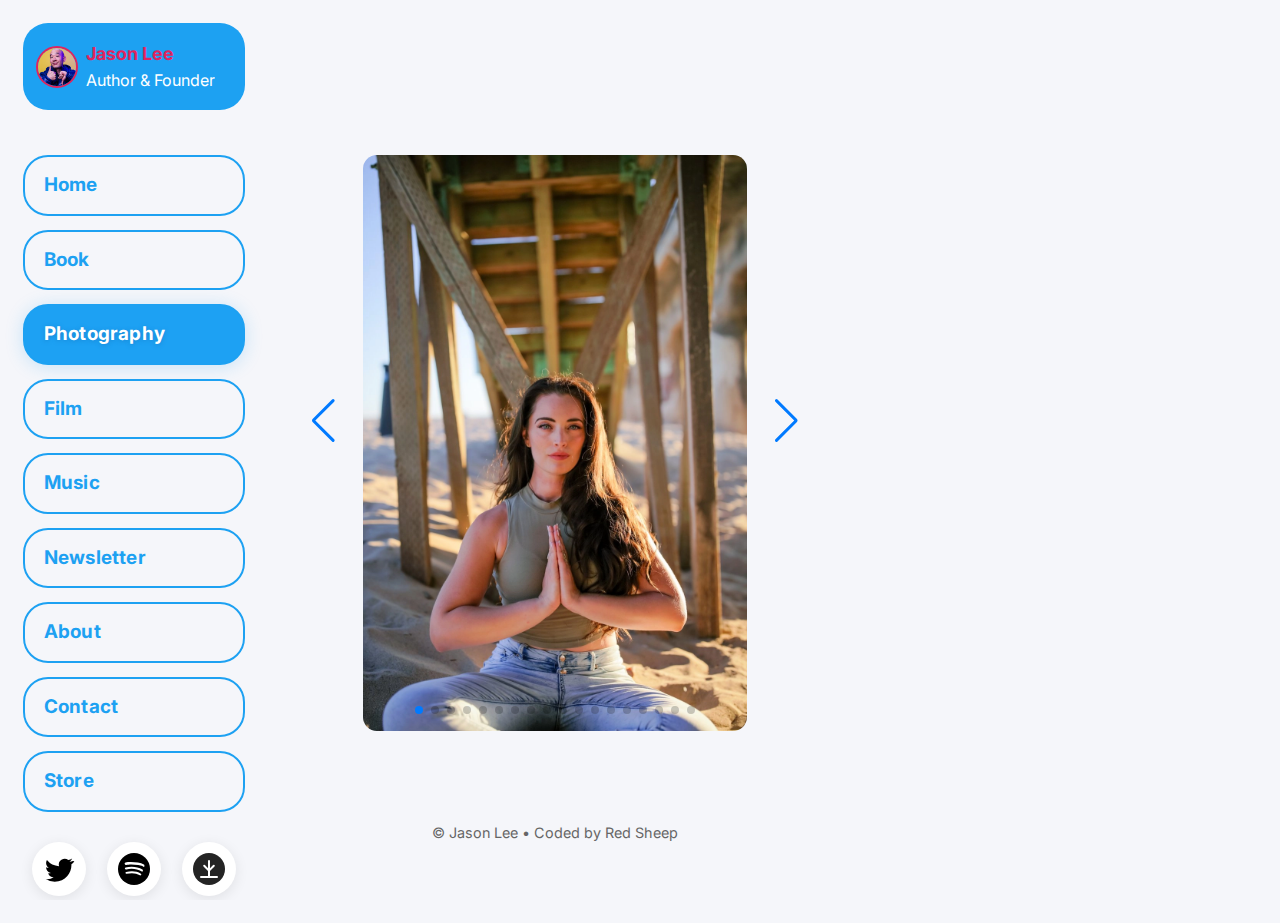
<file: photography.html>
<!DOCTYPE html>
<html lang="en">
<head>
  <meta charset="UTF-8">
  <meta name="viewport" content="width=device-width, initial-scale=1.0">
  <title>Jason Lee | Photography Portfolio</title>
  <meta name="description" content="Photography portfolio of Jason Lee — travel, street, nature, and portrait photography from Earth. Multidimensional images from an author, Founder, and filmmaker.">
  <meta name="keywords" content="Jason Lee, photography, photo portfolio, travel photography, street photography, Japan, American West, nature, portrait, visionary, Founder, artist">
  <meta name="robots" content="index, follow">
  <link rel="canonical" href="https://jasonclee.net/photography.html" />
  <link rel="icon" type="image/png" href="images/jason-lee-favicon.png" />
  <!-- Open Graph -->
  <meta property="og:title" content="Jason Lee | Photography Portfolio" />
  <meta property="og:description" content="Original travel, street, nature, and portrait photography by Jason Lee — visionary images from around the world." />
  <meta property="og:image" content="https://jasonclee.net/photography/model-mudra.webp" />
  <meta property="og:url" content="https://jasonclee.net/photography.html" />
  <meta property="og:type" content="website" />
  <!-- Twitter Card -->
  <meta name="twitter:card" content="summary_large_image" />
  <meta name="twitter:title" content="Jason Lee | Photography Portfolio" />
  <meta name="twitter:description" content="Travel, street, and portrait photography from around the world, by Jason Lee." />
  <meta name="twitter:image" content="https://jasonclee.net/photography/model-mudra.webp" />
  <!-- Image Gallery Schema -->
  <script type="application/ld+json">
  {
    "@context": "https://schema.org",
    "@type": "ImageGallery",
    "name": "Jason Lee Photography Portfolio",
    "description": "Travel, street, nature, and portrait photography by Jason Lee.",
    "url": "https://jasonclee.net/photography.html",
    "image": [
      "https://jasonclee.net/photography/model-mudra.webp",
      "https://jasonclee.net/photography/pronghorn.webp",
      "https://jasonclee.net/photography/grand-canyon.webp"
    ],
    "author": {
      "@type": "Person",
      "name": "Jason Lee",
      "url": "https://jasonclee.net"
    }
  }
  </script>
  <link href="https://fonts.googleapis.com/css2?family=Inter:wght@400;700;800&display=swap" rel="stylesheet">
  <link rel="stylesheet" href="https://cdnjs.cloudflare.com/ajax/libs/font-awesome/6.4.0/css/all.min.css" />
  <link rel="stylesheet" href="css/main.css">
  <link rel="stylesheet" href="https://cdn.jsdelivr.net/npm/swiper@11/swiper-bundle.min.css">
</head>
<body>
  <div id="sidebar"></div>
  <div id="sidebar-mobile"></div>

  <!-- MOBILE PROFILE PHOTO BAR -->
  <div class="mobile-profile-photo">
    <img src="images/jason-lee-photo.webp" alt="Jason Lee" loading="lazy" />
  </div>

  <main class="main-content">
    <section class="portfolio-center" style="margin-top: 7.3rem;">
      <!-- Photography Swiper Slider -->
      <div class="swiper photography-swiper">
        <div class="swiper-wrapper">
          <div class="swiper-slide"><img src="photography/model-mudra.webp" alt="Model Mudra" loading="lazy" /></div>
          <div class="swiper-slide"><img src="photography/pronghorn.webp" alt="Pronghorn" loading="lazy" /></div>
          <div class="swiper-slide"><img src="photography/grand-canyon.webp" alt="Grand Canyon" loading="lazy" /></div>
          <div class="swiper-slide"><img src="photography/akihabara-electric-town-night.webp" alt="Akihabara Electric Town Night" loading="lazy" /></div>
          <div class="swiper-slide"><img src="photography/tokyo-garden-tree.webp" alt="Tokyo Garden Tree" loading="lazy" /></div>
          <div class="swiper-slide"><img src="photography/tokyo-sea-gull.webp" alt="Tokyo Sea Gull" loading="lazy" /></div>
          <div class="swiper-slide"><img src="photography/akihabara-electric-town-day.webp" alt="Akihabara Electric Town Day" loading="lazy" /></div>
          <div class="swiper-slide"><img src="photography/model-sunglasses.webp" alt="Model Sunglasses" loading="lazy" /></div>
          <div class="swiper-slide"><img src="photography/river-geyser.webp" alt="River Geyser" loading="lazy" /></div>
          <div class="swiper-slide"><img src="photography/orange-cat.webp" alt="Orange Cat" loading="lazy" /></div>
          <div class="swiper-slide"><img src="photography/model-swimsuit.webp" alt="Model Swimsuit" loading="lazy" /></div>
          <div class="swiper-slide"><img src="photography/tokyo-bird.webp" alt="Tokyo Bird" loading="lazy" /></div>
          <div class="swiper-slide"><img src="photography/bison.webp" alt="Bison" loading="lazy" /></div>
          <div class="swiper-slide"><img src="photography/snake-river.webp" alt="Snake River" loading="lazy" /></div>
          <div class="swiper-slide"><img src="photography/striped-cat.webp" alt="Striped Cat" loading="lazy" /></div>
          <div class="swiper-slide"><img src="photography/white-dog.webp" alt="White Dog" loading="lazy" /></div>
          <div class="swiper-slide"><img src="photography/galactic-monk-mudras.webp" alt="Galactic Monk Mudras" loading="lazy" /></div>
          <div class="swiper-slide"><img src="photography/tokyo-garden.webp" alt="Tokyo Garden" loading="lazy" /></div>
          <!-- Add more slides as needed -->
        </div>
        <!-- Navigation arrows -->
        <div class="swiper-button-next"></div>
        <div class="swiper-button-prev"></div>
        <!-- Pagination dots -->
        <div class="swiper-pagination"></div>
      </div>
      <div class="copyright" style="max-width: 500px; margin-left: auto; margin-right: auto; margin-top: 0rem; padding: 0.5rem 0; text-align: center; font-size: 0.8rem; color: #666;">
        <p>© <?php echo date('Y'); ?> Jason Lee • Coded by Red Sheep</p>
      </div>
    </section>
  </main>

  <script src="https://cdn.jsdelivr.net/npm/swiper@11/swiper-bundle.min.js"></script>
  <script>
    const swiper = new Swiper('.photography-swiper', {
      loop: true,
      slidesPerView: 1,
      spaceBetween: 18,
      centeredSlides: true,
      grabCursor: true,
      keyboard: { enabled: true },
      navigation: {
        nextEl: '.swiper-button-next',
        prevEl: '.swiper-button-prev',
      },
      pagination: {
        el: '.swiper-pagination',
        clickable: true,
      },
      autoplay: false, // set to { delay: 4000 } for auto-play
      breakpoints: {
        1024: {
          slidesPerView: 1,
          spaceBetween: 24
        }
      }
    });
  </script>
  <script src="js/main.js"></script>
<script src="js/sidebar-loader.js?v=3"></script>
</body>
</html>
</file>
<file: css/main.css>
:root{--accent:#1b1b32;--accent-hover:#0a0a23;--background:#f5f6fa;--sidebar-bg:#f5f6fa;--sidebar-link-bg:#d1d5db;--sidebar-link-hover-bg:#c2c7cf;--sidebar-link:#242424;--sidebar-link-active:#fff;--sidebar-social:#242424;--author-card-bg:#b5c7e3}html,body{background:var(--background);color:var(--sidebar-link);font-family:'Inter',sans-serif;margin:0;padding:0;font-size:18px;line-height:1.6;width:100vw;min-height:100vh;box-sizing:border-box}body{min-height:100vh;width:100vw;overflow-x:hidden}.nav a{border-radius:25px!important;padding:10px 20px;background:var(--sidebar-link-bg);transition:background-color 0.3s ease}.nav a:hover{border-radius:25px!important;background:var(--sidebar-link-hover-bg)}.nav a.active{border-radius:25px!important;background:var(--accent);color:var(--sidebar-link-active)}.sidebar{position:fixed;left:0;top:0;bottom:0;width:268px;background:var(--sidebar-bg);padding:1.3rem 1.28rem 1.05rem 1.28rem;display:flex;flex-direction:column;z-index:20;justify-content:space-between;box-sizing:border-box;overflow-y:auto;max-height:100vh}.twitter-blue-card{max-width:500px;background:#1da1f2;padding:1.5rem 2rem;box-shadow:0 8px 36px rgb(29 161 242 / .2)}.twitter-blue-card h1{color:#000!important;font-size:2.2rem;font-weight:800;margin-bottom:.7rem;letter-spacing:.01em}.twitter-blue-card p{color:#000!important;font-size:1.14rem;line-height:1.7;margin:0}.twitter-blue-card :not(.nav) a{color:#e0245e!important;text-decoration:underline;transition:color 0.2s ease}.twitter-blue-card :not(.nav) a:hover{color:#d01e4a!important;text-decoration:none}.author-card{display:flex;align-items:center;background:#1da1f2;border-radius:25px;padding:.9rem .7rem;margin-bottom:2.5rem;width:100%;box-sizing:border-box;flex-wrap:nowrap}.author-card img{width:38px;height:38px;border-radius:50%;object-fit:cover;border:2px solid #e0245e!important}.author-info{padding-left:.45rem;display:flex;flex-direction:column;align-items:flex-start;min-width:0;white-space:nowrap;overflow:hidden;text-overflow:ellipsis}.author-info h3{margin:0;font-size:1rem;font-weight:700;color:#e0245e}.author-info p{margin:0;font-size:.89rem;color:#fff;font-weight:400}.nav{display:flex;flex-direction:column;gap:.7rem;width:100%;margin-bottom:1rem}.nav a{display:flex;align-items:center;width:100%;padding:.92rem 1.3rem;background:var(--sidebar-link-bg);color:var(--sidebar-link);border:2px solid var(--sidebar-border,transparent);border-radius:25px!important;font-size:1.08rem;font-weight:600;text-decoration:none;box-sizing:border-box;cursor:pointer;margin:0;box-shadow:none;transition:background 0.13s,color 0.13s,border 0.13s;border-left:2px solid var(--sidebar-border,transparent)}.nav a:hover,.nav a:focus{background:var(--sidebar-link-hover-bg);color:var(--accent);border-color:var(--sidebar-link-bg);outline:none}.nav a.active{background:#1da1f2;color:#fff;border-color:#187ec9;font-weight:800;box-shadow:0 2px 18px #1da1f235;border-radius:25px}.nav a.active:hover,.nav a.active:focus{background:#187ec9;color:#fff;border-color:#187ec9}.social{display:flex;justify-content:center;align-items:center;width:100%;gap:1.15rem;padding:.6rem 0 1.2rem 0}.social-icon{position:relative;width:54px;height:54px;border-radius:50%;background:#fff;display:flex;align-items:center;justify-content:center;transition:box-shadow 0.17s cubic-bezier(.68,-.55,.265,1.55),background 0.18s;box-shadow:0 3px 14px rgb(0 0 0 / .09);cursor:pointer;z-index:1}.social-icon svg{width:32px;height:32px;display:block;color:#242424;filter:none;transition:color 0.18s,filter 0.18s}.social-icon .tooltip{position:absolute;top:55%;left:50%;transform:translate(-50%,-50%) scale(.9);opacity:0;pointer-events:none;background:#232b35;color:#fff;font-size:13px;font-weight:600;border-radius:6px;padding:4px 13px;box-shadow:0 2px 14px rgb(0 0 0 / .14);white-space:nowrap;letter-spacing:.01em;transition:all 0.25s cubic-bezier(.68,-.55,.265,1.55);z-index:10}.social-icon .tooltip::before{content:"";position:absolute;left:50%;transform:translateX(-50%) rotate(45deg);bottom:-4px;width:8px;height:8px;background:#232b35;z-index:10}.social-icon:hover .tooltip{top:-32px;opacity:1;pointer-events:auto;transform:translate(-50%,0) scale(1)}.social-icon.twitter:hover,.social-icon.twitter:focus,.social-icon.twitter:hover .tooltip,.social-icon.twitter:hover .tooltip::before{background:#1da1f2}.social-icon.twitter:hover svg{filter:drop-shadow(0 0 6px #1da1f2)}.social-icon.twitter:hover .tooltip,.social-icon.twitter:hover .tooltip::before{background:#1da1f2;color:#fff}.social-icon.spotify:hover,.social-icon.spotify:focus,.social-icon.spotify:hover .tooltip,.social-icon.spotify:hover .tooltip::before{background:#1ed760}.social-icon.spotify:hover svg{filter:drop-shadow(0 0 6px #1ed760)}.social-icon.spotify:hover .tooltip,.social-icon.spotify:hover .tooltip::before{background:#1ed760;color:#fff}.social-icon.linktree:hover,.social-icon.linktree:focus,.social-icon.linktree:hover .tooltip,.social-icon.linktree:hover .tooltip::before{background:#30D158}.social-icon.linktree:hover svg{filter:drop-shadow(0 0 6px #30D158)}.social-icon.linktree:hover .tooltip,.social-icon.linktree:hover .tooltip::before{background:#30D158;color:#fff}.main-content{margin-left:300px;display:flex;align-items:flex-start;justify-content:flex-start;min-height:100vh;background:#f5f6fa!important;transition:margin-left 0.18s;padding-top:1.3rem;width:auto}.portfolio-center{width:100%;max-width:510px;margin-left:0;margin-right:auto;display:flex;flex-direction:column;align-items:stretch;justify-content:flex-start;gap:.7rem}.main-card{background:var(--sidebar-link-bg);border-radius:0;padding:2.6rem 2.1rem 2.3rem 2.1rem;box-shadow:0 2px 12px rgb(44 62 80 / .09);display:flex;flex-direction:column;align-items:flex-start;text-align:left;max-width:520px;margin:0}@media (max-width:750px){.sidebar{display:none!important}.main-content{margin-top:54px;margin-left:0!important;padding-top:0!important;width:100vw;display:block}.portfolio-center{max-width:99vw;width:100vw;margin:0 auto;padding:0}.hamburger{display:flex}body.no-scroll{overflow:hidden}}.sidebar-mobile-modal{display:none;position:fixed;z-index:998;top:0;left:0;width:100vw;height:100vh;background:rgb(245 246 250 / .98);backdrop-filter:blur(7px);-webkit-backdrop-filter:blur(7px);animation:fadeInMenu 0.18s;flex-direction:column;align-items:center;justify-content:flex-start;overflow:hidden}.sidebar-mobile-modal.open{display:flex}.sidebar-mobile-content{display:flex;flex-direction:column;width:100vw;max-width:480px;box-sizing:border-box;padding-left:3vw;padding-right:3vw;gap:1.7rem;min-height:0;max-height:100vh;flex:1 1 auto;padding-top:6rem}.sidebar-mobile-author-card{display:flex;justify-content:center;align-items:center;margin-bottom:1.2rem;margin-top:1.6rem;width:100%}.sidebar-mobile-author-card img{width:68px;height:68px;border-radius:50%;background:#e4e7eb;object-fit:cover;border:2px solid #e0245e;box-shadow:none}.sidebar-mobile-nav{flex:1 1 auto;overflow-y:auto;min-height:0;width:100%;display:flex;flex-direction:column;gap:.7rem;align-items:center;justify-content:flex-start;-webkit-overflow-scrolling:touch}.sidebar-mobile-nav a{--c1:#fff;--c2:#1da1f2;font-size:1.05rem;font-weight:700;padding:.69em 1em;background:#fff0;border:2.5px solid var(--c2);border-radius:.23em;color:var(--c2);margin-bottom:.09rem;margin-top:0;width:100%;display:flex;align-items:center;justify-content:flex-start;transition:border-color 0.22s cubic-bezier(.83,0,.17,1),box-shadow 0.24s cubic-bezier(.83,0,.17,1);box-shadow:none;outline:none;min-width:0;min-height:0;text-align:left;box-sizing:border-box}.sidebar-mobile-nav a .text{color:var(--c2);font-weight:700;letter-spacing:.01em;width:100%;font-size:inherit}.sidebar-mobile-nav a.active{color:#fff!important;background:#1da1f2!important;border-color:#187ec9!important;box-shadow:0 2px 18px #1da1f235}.sidebar-mobile-nav a.active .text{color:#fff!important}.sidebar-mobile-nav a:active{filter:brightness(.95);transform:scale(.98)}.sidebar-mobile-nav a,.sidebar-mobile-nav a:visited,.sidebar-mobile-nav a:active,.sidebar-mobile-nav a:focus{text-decoration:none!important}.mobile-profile-photo{display:none}@media (max-width:768px){.mobile-profile-photo{display:flex;align-items:flex-start;justify-content:center;position:fixed;top:0;left:0;width:100vw;height:90px;z-index:1200;background:#f5f6fa;border-bottom:1px solid #e5e7eb;box-shadow:0 1px 7px #0001}.mobile-profile-photo img{width:48px;height:48px;border-radius:50%;object-fit:cover;border:4px solid #e0245e;margin-top:18px;margin-left:.5rem;margin-right:.5rem}.main-content{margin-top:90px!important}}.photo-gallery{display:flex;flex-direction:column;gap:1.7rem;width:100%;margin-left:0;margin-right:auto}.contact-card{background:#D1D5DB;padding:1.6rem 1.4rem;max-width:430px;display:flex;flex-direction:column}.gallery-photo{width:100%;height:auto;max-width:100%;object-fit:cover;border-radius:0;box-shadow:0 2px 14px rgb(33 34 46 / .08);background:#d1d5db;transition:box-shadow 0.18s;display:block}.photo-gallery{width:100%;max-width:100%;margin:0 auto}.gallery-photo{width:100%;height:auto;max-width:100%;object-fit:cover;display:block}@media (max-width:600px){.portfolio-center{padding:0 1vw;max-width:99vw;width:100vw}.main-card{padding:1.1rem .7rem 1.1rem .7rem;max-width:99vw}.main-btn-row{flex-direction:column;gap:1rem;align-items:center}.contact-card{max-width:100vw;padding:1.1rem .4rem;border-width:1px}.contact-card svg{width:26px;height:26px}.sidebar-mobile-author-card img{width:52px;height:52px}.sidebar-mobile-content{max-width:96vw}}.about-author,.about-author *{font-size:0.89rem!important;font-family:'Inter','Segoe UI',Arial,sans-serif!important;color:#d3d8e8!important;font-weight:400!important;line-height:1.6!important;letter-spacing:0.01em!important}.about-author h1{font-size:1.08rem!important;font-weight:700!important;color:#b5c7e3!important;margin-bottom:0.5rem!important;letter-spacing:0.01em!important}.about-author a{color:#55c2ff!important;text-decoration:none!important;font-weight:700!important;border:none!important;background:none!important;box-shadow:none!important;padding-bottom:0!important;font-size:0.89rem!important;transition:color 0.13s!important}.about-author a:hover,.about-author a:focus{color:#fff!important;background:none!important;border:none!important;text-shadow:none!important;outline:none!important}.about-author h1{text-align:center!important}.sidebar .slice{--c1:#fff;--c2:#1da1f2;--size-letter:1.05rem;padding:.69em 1em;font-size:var(--size-letter);background-color:#fff0;border:2.5px solid var(--c2);border-radius:.23em;cursor:pointer;overflow:hidden;position:relative;transition:border-color 0.22s cubic-bezier(.83,0,.17,1),box-shadow 0.24s cubic-bezier(.83,0,.17,1);margin-bottom:.09rem;margin-top:0;box-shadow:none;outline:none;min-width:0;min-height:0;width:100%;box-sizing:border-box;display:flex;align-items:center;justify-content:flex-start}.sidebar .slice>.text{font-weight:700;color:var(--c2);position:relative;z-index:1;letter-spacing:.01em;transition:color 420ms cubic-bezier(.83,0,.17,1);width:100%;text-align:left;font-size:inherit}.sidebar .slice::after{content:"";width:0;height:300%;position:absolute;left:50%;top:50%;transform:translate(-50%,-50%) rotate(30deg);background:var(--c2);opacity:.96;transition:width 0.7s cubic-bezier(.83,0,.17,1);z-index:0}.sidebar .slice:hover>.text,.sidebar .slice:focus>.text{color:var(--c1)}.sidebar .slice:hover::after,.sidebar .slice:focus::after{width:150%}.sidebar .slice:active{transform:scale(.98);filter:brightness(.95)}.sidebar .slice.active,.sidebar .slice.active>.text{color:#fff;text-shadow:0 1px 4px #187ec9bb;border-color:#1da1f2!important}.sidebar .slice.active::after{width:180%;background:#1da1f2!important}.sidebar .slice.active{box-shadow:0 2px 18px #1da1f235}.sidebar-mobile-nav .slice{--c1:#fff;--c2:#1da1f2;--size-letter:1.05rem;padding:.69em 1em;font-size:var(--size-letter);background-color:#fff0;border:2.5px solid var(--c2);border-radius:25px;cursor:pointer;overflow:hidden;position:relative;transition:border-color 0.22s cubic-bezier(.83,0,.17,1),box-shadow 0.24s cubic-bezier(.83,0,.17,1);margin-bottom:.09rem;margin-top:0;box-shadow:none;outline:none;min-width:0;min-height:0;width:100%;box-sizing:border-box;display:flex;align-items:center;justify-content:flex-start}.sidebar-mobile-nav .slice>.text{font-weight:700;color:var(--c2);position:relative;z-index:1;letter-spacing:.01em;width:100%;font-size:inherit}.sidebar-mobile-nav .slice::after{content:'';position:absolute;top:0;left:0;right:0;bottom:0;background:var(--c2);z-index:-1;transform:scaleX(0);transform-origin:center;transition:transform 0.3s ease}.sidebar-mobile-nav .slice:hover::after,.sidebar-mobile-nav .slice:active::after{transform:scaleX(1)}.sidebar-mobile-nav .slice:hover>.text,.sidebar-mobile-nav .slice:active>.text{color:#fff!important}.sidebar-mobile-nav .slice.active{color:#fff;text-shadow:0 1px 4px #187ec9bb;border-color:#1da1f2!important}.sidebar-mobile-nav .slice.active::after{width:180%;background:#1da1f2!important}.sidebar-mobile-nav .slice.active{box-shadow:0 2px 18px #1da1f235}.sidebar-mobile-nav a .text{color:var(--c2);font-weight:700;letter-spacing:.01em;width:100%;font-size:inherit}.sidebar-mobile-nav a.active{color:#000!important;background:#1da1f2!important;border-color:#1da1f2!important;box-shadow:0 2px 18px #1da1f235;border-radius:25px!important}.sidebar-mobile-nav a.active .text{color:#fff!important}.sidebar-mobile-nav a:active{filter:brightness(.95);transform:scale(.98)}.sidebar-mobile-nav a,.sidebar-mobile-nav a:visited,.sidebar-mobile-nav a:active,.sidebar-mobile-nav a:focus{text-decoration:none!important}.sidebar .nav a:not(.slice){background:none!important;border:none!important;color:inherit!important;box-shadow:none!important;padding:0!important}.menuButton{display:none;justify-content:center;align-items:center;flex-direction:column;gap:13%;color:#090909;width:3.5em;height:3.5em;border-radius:.5em;background:#e8e8e8;border:1px solid #e8e8e8;transition:all .3s;box-shadow:6px 6px 12px #c5c5c5,-6px -6px 12px #fff;cursor:pointer;position:fixed;top:10px;left:18px;z-index:1300}.menuButton:hover{border:1px solid #fff}.menuButton:active{color:#666;box-shadow:inset 4px 4px 12px #c5c5c5,inset -4px -4px 12px #fff}.menuButton input[type="checkbox"]{-webkit-appearance:none;appearance:none;display:none;visibility:hidden;position:absolute}.menuButton span{width:30px;height:4px;background:#131313;border-radius:100px;transition:0.3s cubic-bezier(.68,-.55,.27,1.55);display:block}.menuButton input[type="checkbox"]:checked~.top{transform:translateY(290%) rotate(45deg);width:40px}.menuButton input[type="checkbox"]:checked~.mid{transform:translateX(-20px);opacity:0}.menuButton input[type="checkbox"]:checked~.bot{transform:translateY(-270%) rotate(-45deg);width:40px;box-shadow:0 0 10px #495057}@media (max-width:750px){.menuButton{display:flex}}.photography-swiper{width:100%;max-width:880px;margin:0 auto 3rem auto;border-radius:16px;box-shadow:none;background:#fff0}.photography-swiper .swiper-slide{display:flex;justify-content:center;align-items:center;background:#fff0;padding:0;min-height:64vh;height:auto}.photography-swiper img{max-width:100%;max-height:64vh;width:auto;height:auto;border-radius:14px;box-shadow:none;object-fit:contain;background:#fff0;display:block;margin:auto}.swiper-button-next,.swiper-button-prev{color:#fff;background:none;border:none;border-radius:0;width:44px;height:44px;display:flex;justify-content:center;align-items:center;box-shadow:none;top:50%;transform:translateY(-50%);transition:color 0.13s;font-size:2rem}.swiper-button-next:hover,.swiper-button-prev:hover{color:#f5c843;background:none}.swiper-pagination-bullet{background:#bbb;opacity:.68}.swiper-pagination-bullet-active{background:#f5c843;opacity:1}@media (max-width:640px){.photography-swiper img{max-height:42vh}.photography-swiper{max-width:97vw;border-radius:8px}.swiper-button-next,.swiper-button-prev{width:36px;height:36px}}
</file>
